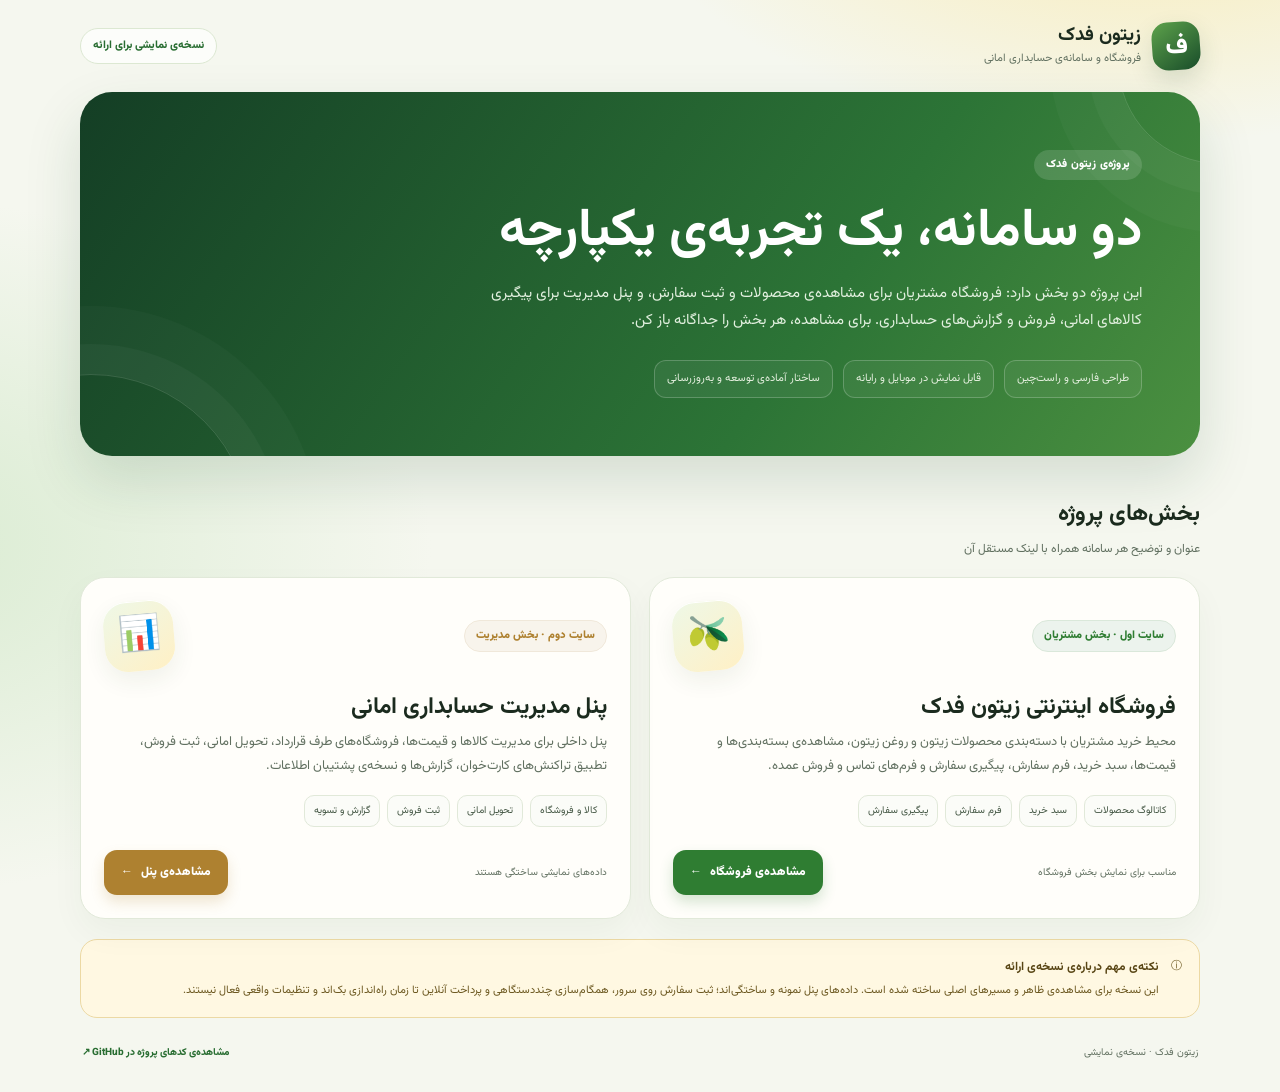
<file: pages/index.html>
<!doctype html>
<html lang="fa" dir="rtl">
<head>
  <meta charset="utf-8">
  <meta name="viewport" content="width=device-width,initial-scale=1,viewport-fit=cover">
  <meta name="color-scheme" content="light">
  <meta name="theme-color" content="#173d27">
  <title>زیتون فدک | نمایش دو سامانه</title>
  <meta name="description" content="نمایش پروژه زیتون فدک شامل فروشگاه اینترنتی محصولات زیتون و پنل مدیریت حسابداری امانی فروشگاه‌ها.">
  <link rel="preconnect" href="https://fonts.googleapis.com">
  <link rel="preconnect" href="https://fonts.gstatic.com" crossorigin>
  <link href="https://fonts.googleapis.com/css2?family=Vazirmatn:wght@400;500;600;700;800;900&display=swap" rel="stylesheet">
  <style>
    :root{--ink:#1b2b1e;--muted:#617060;--green:#286d31;--deep:#163f25;--line:#e1e9d9;--paper:#fffefa;--gold:#f4c34e}
    *{box-sizing:border-box}
    html{scroll-behavior:smooth}
    body{margin:0;min-height:100vh;color:var(--ink);font-family:"Vazirmatn",Tahoma,"Segoe UI",Arial,sans-serif;line-height:1.8;background:radial-gradient(800px 450px at 90% -15%,#f9e9aa 0%,transparent 68%),radial-gradient(800px 500px at -10% 50%,#d8ebd0 0%,transparent 70%),#f5f7ef}
    a{color:inherit}
    .wrap{width:min(1120px,calc(100% - 32px));margin:auto}
    .top{display:flex;align-items:center;justify-content:space-between;gap:15px;padding:22px 0}
    .brand{display:flex;align-items:center;gap:11px;text-decoration:none}
    .mark{height:48px;width:48px;display:grid;place-items:center;color:white;font-size:25px;font-weight:900;border-radius:16px;background:linear-gradient(145deg,#5da24b,#194d2a);box-shadow:0 10px 24px #214b2c25;transform:rotate(-4deg)}
    .brand b{display:block;font-size:19px;line-height:1.4}.brand small{display:block;color:var(--muted);font-size:11px}
    .pill{border:1px solid #dce8d2;border-radius:999px;padding:7px 12px;font-size:11px;color:var(--green);background:#ffffffbb;font-weight:800}
    .hero{position:relative;overflow:hidden;color:white;background:linear-gradient(125deg,#143e25,#2c7436 65%,#4b9040);border-radius:32px;padding:clamp(25px,5vw,58px);box-shadow:0 25px 55px #174a2b25}
    .hero:before,.hero:after{content:"";position:absolute;border:1px solid #ffffff24;border-radius:50%;width:320px;height:320px;left:-150px;bottom:-240px;box-shadow:0 0 0 30px #ffffff08,0 0 0 68px #ffffff06}
    .hero:after{width:200px;height:200px;left:auto;right:-120px;top:-130px;bottom:auto}
    .eyebrow{display:inline-flex;padding:5px 12px;border-radius:999px;background:#ffffff23;font-size:11px;font-weight:900;letter-spacing:.2px}
    h1{font-size:clamp(30px,5.3vw,53px);line-height:1.35;margin:17px 0 12px;max-width:780px}
    .hero p{max-width:690px;font-size:15px;color:#e2f0df;margin:0}
    .herofoot{display:flex;align-items:center;gap:10px;flex-wrap:wrap;margin-top:26px}
    .herofoot span{font-size:11px;color:#e4efde;border:1px solid #ffffff35;border-radius:12px;padding:8px 12px;background:#ffffff0e}
    .sectionhead{display:flex;align-items:end;justify-content:space-between;gap:14px;flex-wrap:wrap;margin:38px 0 17px}
    .sectionhead h2{font-size:23px;margin:0}.sectionhead p{font-size:12px;color:var(--muted);margin:3px 0 0}
    .cards{display:grid;grid-template-columns:repeat(2,minmax(0,1fr));gap:18px}
    .card{--accent:#2f7d32;position:relative;display:flex;flex-direction:column;min-height:340px;padding:23px;border-radius:25px;background:var(--paper);border:1px solid var(--line);box-shadow:0 14px 34px #1c47210b;overflow:hidden;transition:transform .18s,box-shadow .18s,border-color .18s}
    .card:hover{transform:translateY(-4px);box-shadow:0 22px 45px #1c472116;border-color:#bcd5b0}
    .card.panel{--accent:#ae8130}
    .cardtop{display:flex;align-items:center;justify-content:space-between;gap:12px}
    .num{font-size:11px;font-weight:900;color:var(--accent);background:color-mix(in srgb,var(--accent) 9%,white);border:1px solid color-mix(in srgb,var(--accent) 18%,white);padding:5px 11px;border-radius:999px}
    .orb{width:70px;height:70px;display:grid;place-items:center;border-radius:23px;font-size:34px;background:linear-gradient(145deg,#eef8e7,#fff0c5);box-shadow:inset 0 1px #fff,0 9px 23px #254c2012;transform:rotate(-5deg)}
    .card h3{font-size:23px;line-height:1.4;margin:20px 0 8px}
    .desc{font-size:13px;color:var(--muted);margin:0;max-width:480px}
    .features{display:flex;gap:7px;flex-wrap:wrap;margin-top:17px}
    .features span{padding:6px 9px;border-radius:10px;border:1px solid var(--line);background:#fbfcf8;font-size:10px;color:#445744}
    .cardbottom{display:flex;align-items:center;justify-content:space-between;gap:12px;margin-top:auto;padding-top:23px}
    .cardbottom small{font-size:10px;color:var(--muted)}
    .button{display:inline-flex;align-items:center;justify-content:center;gap:8px;min-height:45px;padding:0 17px;text-decoration:none;border-radius:13px;background:var(--accent);color:white;font-size:12px;font-weight:900;box-shadow:0 7px 14px color-mix(in srgb,var(--accent) 20%,transparent);white-space:nowrap}
    .button:hover{filter:brightness(1.06)}
    .notice{display:flex;gap:12px;align-items:flex-start;padding:17px;border:1px solid #ecd9a4;background:#fff8e2;border-radius:17px;margin-top:20px;color:#6b571f;font-size:11px}
    .notice b{display:block;font-size:12px;margin-bottom:2px;color:#584514}
    footer{display:flex;justify-content:space-between;gap:12px;flex-wrap:wrap;padding:26px 2px 30px;font-size:10px;color:var(--muted)}
    footer a{text-decoration:none;color:var(--green);font-weight:800}
    @media(max-width:700px){.cards{grid-template-columns:1fr}.card{min-height:0}.hero{border-radius:23px}.hero p{font-size:13px}.sectionhead h2{font-size:20px}.top{align-items:flex-start}.pill{max-width:48%;text-align:center}}
    @media(prefers-reduced-motion:reduce){html{scroll-behavior:auto}.card,.button{transition:none}}
  </style>
</head>
<body>
  <div class="wrap">
    <header class="top">
      <a class="brand" href="./" aria-label="صفحه اصلی زیتون فدک">
        <span class="mark" aria-hidden="true">ف</span>
        <span><b>زیتون فدک</b><small>فروشگاه و سامانه‌ی حسابداری امانی</small></span>
      </a>
      <span class="pill">نسخه‌ی نمایشی برای ارائه</span>
    </header>

    <main>
      <section class="hero">
        <span class="eyebrow">پروژه‌ی زیتون فدک</span>
        <h1>دو سامانه، یک تجربه‌ی یکپارچه</h1>
        <p>این پروژه دو بخش دارد: فروشگاه مشتریان برای مشاهده‌ی محصولات و ثبت سفارش، و پنل مدیریت برای پیگیری کالاهای امانی، فروش و گزارش‌های حسابداری. برای مشاهده، هر بخش را جداگانه باز کن.</p>
        <div class="herofoot">
          <span>طراحی فارسی و راست‌چین</span>
          <span>قابل نمایش در موبایل و رایانه</span>
          <span>ساختار آماده‌ی توسعه و به‌روزرسانی</span>
        </div>
      </section>

      <div class="sectionhead">
        <div><h2>بخش‌های پروژه</h2><p>عنوان و توضیح هر سامانه همراه با لینک مستقل آن</p></div>
      </div>

      <section class="cards" aria-label="دو سامانه‌ی زیتون فدک">
        <article class="card">
          <div class="cardtop"><span class="num">سایت اول · بخش مشتریان</span><span class="orb" aria-hidden="true">🫒</span></div>
          <h3>فروشگاه اینترنتی زیتون فدک</h3>
          <p class="desc">محیط خرید مشتریان با دسته‌بندی محصولات زیتون و روغن زیتون، مشاهده‌ی بسته‌بندی‌ها و قیمت‌ها، سبد خرید، فرم سفارش، پیگیری سفارش و فرم‌های تماس و فروش عمده.</p>
          <div class="features"><span>کاتالوگ محصولات</span><span>سبد خرید</span><span>فرم سفارش</span><span>پیگیری سفارش</span></div>
          <div class="cardbottom"><small>مناسب برای نمایش بخش فروشگاه</small><a class="button" href="storefront/">مشاهده‌ی فروشگاه <span aria-hidden="true">←</span></a></div>
        </article>

        <article class="card panel">
          <div class="cardtop"><span class="num">سایت دوم · بخش مدیریت</span><span class="orb" aria-hidden="true">📊</span></div>
          <h3>پنل مدیریت حسابداری امانی</h3>
          <p class="desc">پنل داخلی برای مدیریت کالاها و قیمت‌ها، فروشگاه‌های طرف قرارداد، تحویل امانی، ثبت فروش، تطبیق تراکنش‌های کارت‌خوان، گزارش‌ها و نسخه‌ی پشتیبان اطلاعات.</p>
          <div class="features"><span>کالا و فروشگاه</span><span>تحویل امانی</span><span>ثبت فروش</span><span>گزارش و تسویه</span></div>
          <div class="cardbottom"><small>داده‌های نمایشی ساختگی هستند</small><a class="button" href="panel/">مشاهده‌ی پنل <span aria-hidden="true">←</span></a></div>
        </article>
      </section>

      <aside class="notice">
        <span aria-hidden="true">ⓘ</span>
        <div><b>نکته‌ی مهم درباره‌ی نسخه‌ی ارائه</b>این نسخه برای مشاهده‌ی ظاهر و مسیرهای اصلی ساخته شده است. داده‌های پنل نمونه و ساختگی‌اند؛ ثبت سفارش روی سرور، همگام‌سازی چنددستگاهی و پرداخت آنلاین تا زمان راه‌اندازی بک‌اند و تنظیمات واقعی فعال نیستند.</div>
      </aside>
    </main>

    <footer>
      <span>زیتون فدک · نسخه‌ی نمایشی</span>
      <a href="https://github.com/hosseinasgari898989-dev/zeytoon-fadak-platform">مشاهده‌ی کدهای پروژه در GitHub ↗</a>
    </footer>
  </div>
</body>
</html>
</file>
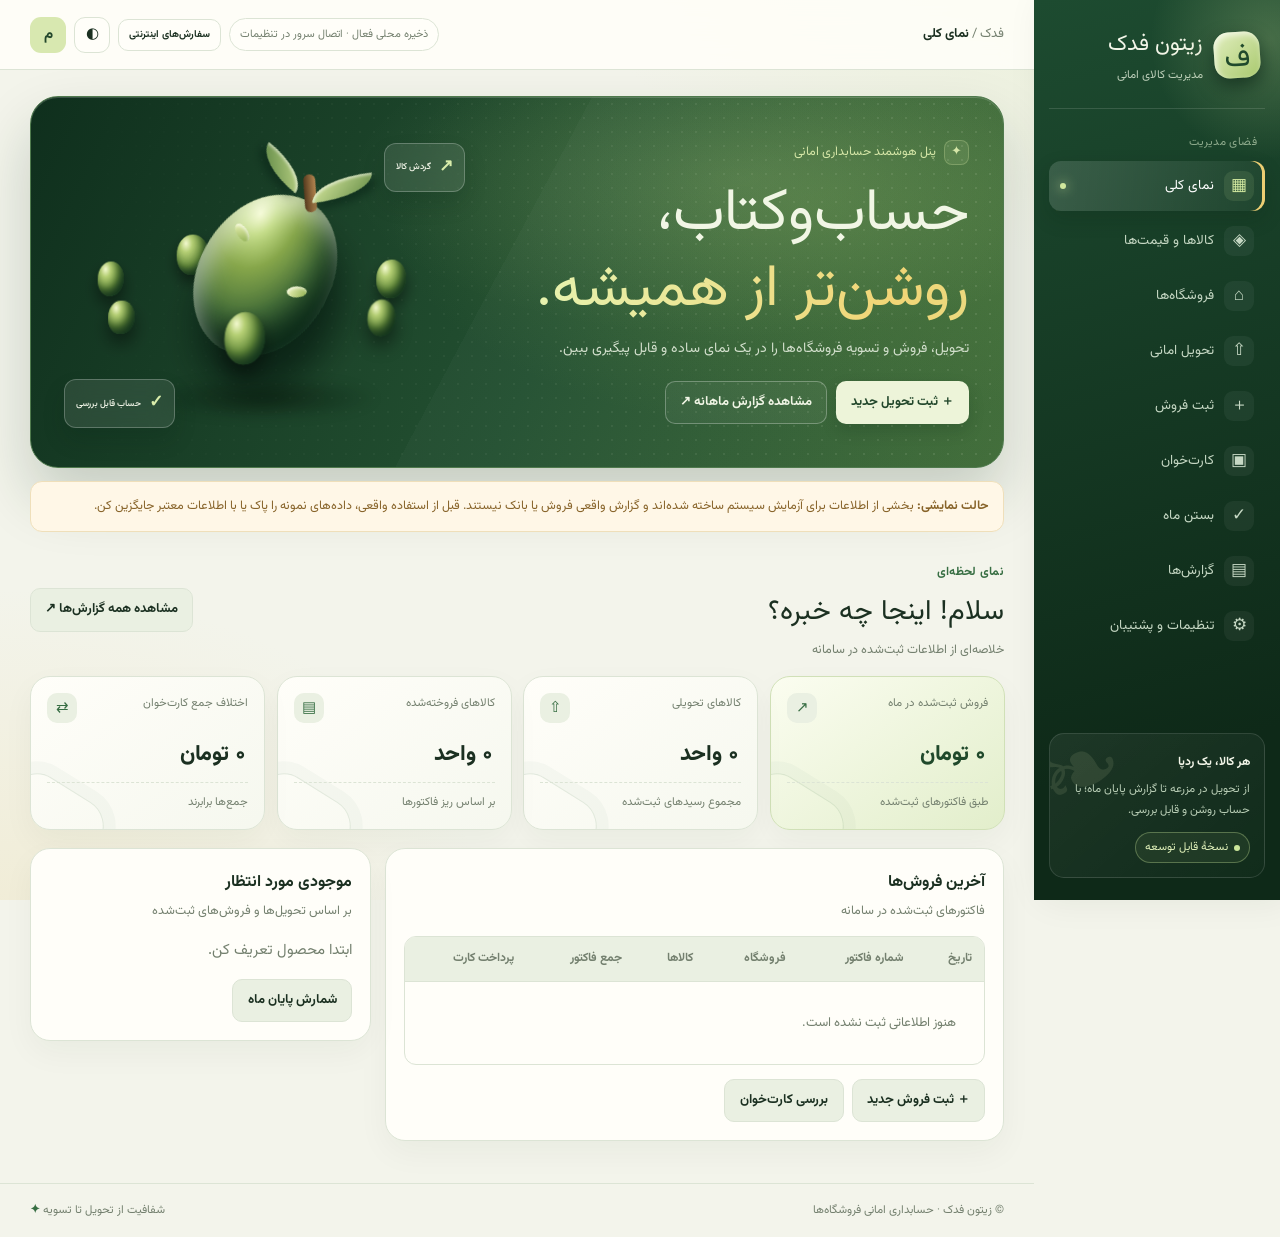
<file: apps/panel/index.html>
<!doctype html>
<html lang="fa" dir="rtl" data-theme="light">
<head>
<meta charset="utf-8"><meta name="viewport" content="width=device-width,initial-scale=1,viewport-fit=cover">
<meta name="theme-color" content="#173d27"><title>زیتون فدک | سامانه مدیریت امانی</title>
<meta name="description" content="پنل مدیریت حسابداری امانی زیتون فدک برای مدیریت کالاها، فروشگاه‌ها، تحویل‌ها، فروش، تطبیق کارت‌خوان و گزارش‌های تسویه.">
<link rel="stylesheet" href="assets/css/panel.css">
</head>
<body>
<div class="app">
<aside class="sidebar"><div class="brand"><div class="brandmark">ف</div><div><strong>زیتون فدک</strong><small>مدیریت کالای امانی</small></div></div><div class="side-label">فضای مدیریت</div><nav class="nav" id="sideNav"></nav><div class="side-bottom"><b>هر کالا، یک ردپا</b><p>از تحویل در مزرعه تا گزارش پایان ماه؛ با حساب روشن و قابل بررسی.</p><span class="env-badge"><i></i> نسخهٔ قابل توسعه</span></div></aside>
<main class="main"><header class="topbar"><div class="crumb">فدک <span> / </span> <b id="crumbTitle">نمای کلی</b></div><div class="top-actions"><span class="local-status">ذخیره محلی فعال · اتصال سرور در تنظیمات</span><a href="orders.html" style="display:inline-flex;align-items:center;justify-content:center;min-height:32px;padding:0 10px;border-radius:10px;border:1px solid var(--line);background:var(--surface);color:var(--text);text-decoration:none;font-size:10px;font-weight:700;white-space:nowrap">سفارش‌های اینترنتی</a><button class="theme-btn" id="themeBtn" title="تغییر پوسته" aria-label="تغییر پوسته">◐</button><div class="user-bubble" title="پنل مدیریت">م</div></div></header><div class="content" id="content"></div><footer class="footer"><span>© زیتون فدک · حسابداری امانی فروشگاه‌ها</span><span>شفافیت از تحویل تا تسویه <b>✦</b></span></footer></main>
</div><nav class="mobile-nav" id="mobileNav"></nav><div id="toast" class="toast hidden" role="status" aria-live="polite"></div>
<input type="file" id="backupInput" accept="application/json,.json" class="hidden"><input type="file" id="csvInput" accept=".csv,text/csv" class="hidden">
<script src="assets/js/panel.js"></script>
<script src="assets/js/panel-effects.js"></script>
</body>
</html>
</file>
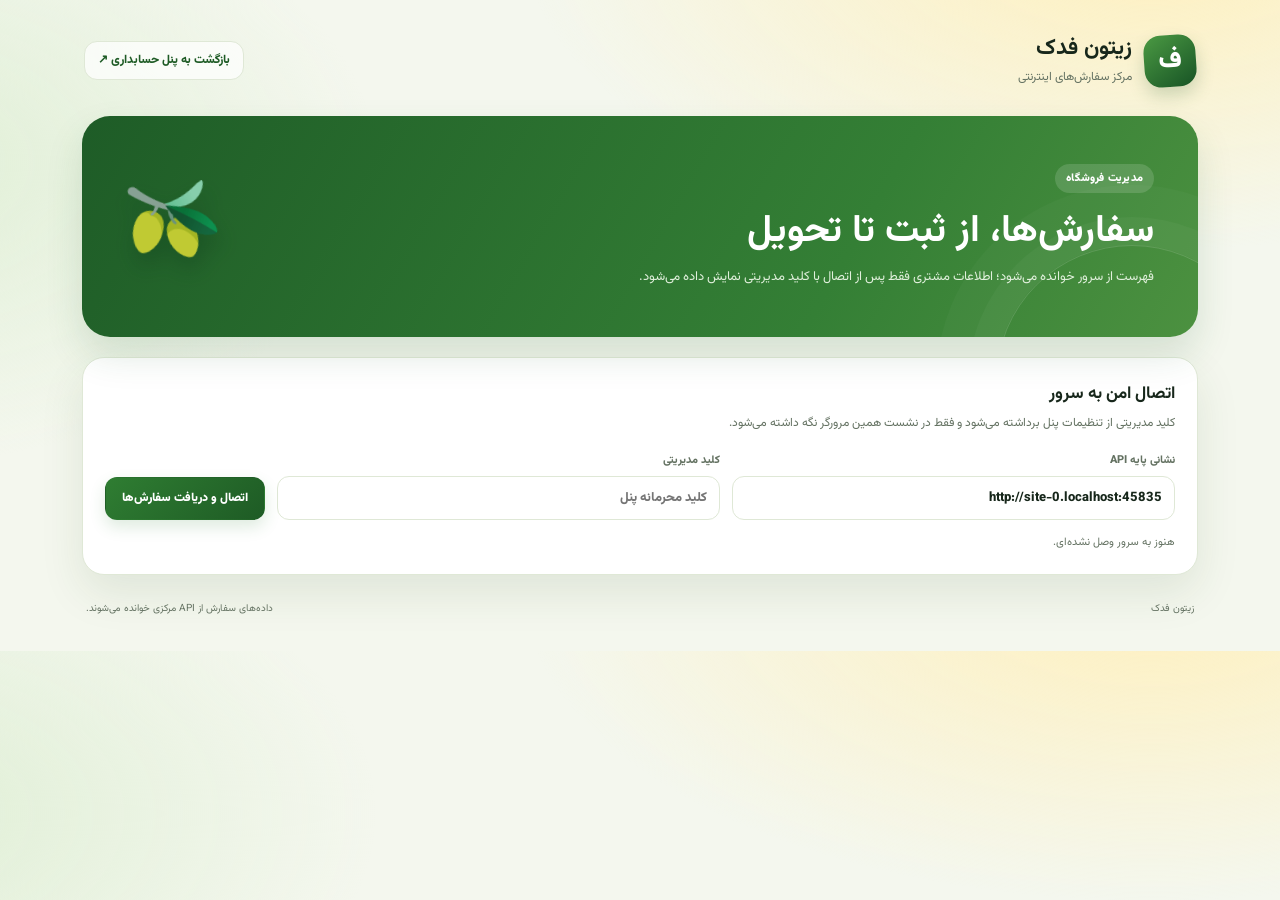
<file: apps/panel/orders.html>
<!doctype html>
<html lang="fa" dir="rtl">
<head>
  <meta charset="utf-8">
  <meta name="viewport" content="width=device-width,initial-scale=1,viewport-fit=cover">
  <meta name="color-scheme" content="light">
  <title>سفارش‌های اینترنتی | زیتون فدک</title>
  <meta name="description" content="مدیریت امن سفارش‌های فروشگاه اینترنتی زیتون فدک">
  <link rel="stylesheet" href="assets/css/orders.css">
</head>
<body>
  <main class="shell">
    <header class="masthead">
      <div class="brand">
        <span class="brand-mark" aria-hidden="true">ف</span>
        <div><h1>زیتون فدک</h1><p>مرکز سفارش‌های اینترنتی</p></div>
      </div>
      <a class="back-link" href="index.html">بازگشت به پنل حسابداری ↗</a>
    </header>

    <section class="intro">
      <div>
        <span class="eyebrow">مدیریت فروشگاه</span>
        <h2>سفارش‌ها، از ثبت تا تحویل</h2>
        <p>فهرست از سرور خوانده می‌شود؛ اطلاعات مشتری فقط پس از اتصال با کلید مدیریتی نمایش داده می‌شود.</p>
      </div>
      <div class="intro-mark" aria-hidden="true">🫒</div>
    </section>

    <section class="connect-card">
      <div class="connect-copy">
        <h3>اتصال امن به سرور</h3>
        <p>کلید مدیریتی از تنظیمات پنل برداشته می‌شود و فقط در نشست همین مرورگر نگه داشته می‌شود.</p>
      </div>
      <form id="connectForm" class="connect-form">
        <label>نشانی پایه API
          <input id="apiBase" inputmode="url" autocomplete="url" placeholder="https://your-domain.example" required>
        </label>
        <label>کلید مدیریتی
          <input id="apiToken" type="password" autocomplete="current-password" placeholder="کلید محرمانه پنل" required>
        </label>
        <button class="btn primary" id="connectButton" type="submit">اتصال و دریافت سفارش‌ها</button>
      </form>
      <p id="connectionStatus" class="status-note" role="status" aria-live="polite">هنوز به سرور وصل نشده‌ای.</p>
    </section>

    <section id="workspace" hidden>
      <div class="metrics" id="metrics"></div>
      <div class="list-head">
        <div><h3>آخرین سفارش‌ها</h3><p id="resultSummary">—</p></div>
        <button class="btn subtle" id="refreshButton" type="button">↻ تازه‌سازی</button>
      </div>
      <div class="filters">
        <label class="search-field">جست‌وجو
          <input id="searchInput" type="search" placeholder="کد، نام مشتری، موبایل یا شهر">
        </label>
        <label>وضعیت
          <select id="statusFilter">
            <option value="all">همه‌ی وضعیت‌ها</option>
            <option value="new">ثبت سفارش</option>
            <option value="confirmed">تأیید سفارش</option>
            <option value="awaiting_payment">در انتظار پرداخت</option>
            <option value="paid">پرداخت‌شده</option>
            <option value="preparing">در حال آماده‌سازی</option>
            <option value="shipped">ارسال‌شده</option>
            <option value="delivered">تحویل‌شده</option>
            <option value="cancelled">لغوشده</option>
          </select>
        </label>
      </div>
      <div id="ordersList" class="orders-grid"></div>
    </section>

    <dialog id="detailDialog" class="detail-dialog">
      <form id="detailForm" class="detail-card">
        <div class="detail-heading">
          <div><span class="eyebrow">جزئیات سفارش</span><h3 id="detailTitle">—</h3></div>
          <button class="close-button" id="closeDialog" type="button" aria-label="بستن">×</button>
        </div>
        <div id="detailContent"></div>
        <div class="status-editor">
          <label>وضعیت سفارش
            <select id="detailStatus">
              <option value="new">ثبت سفارش</option>
              <option value="confirmed">تأیید سفارش</option>
              <option value="awaiting_payment">در انتظار پرداخت</option>
              <option value="paid">پرداخت‌شده</option>
              <option value="preparing">در حال آماده‌سازی</option>
              <option value="shipped">ارسال‌شده</option>
              <option value="delivered">تحویل‌شده</option>
              <option value="cancelled">لغوشده</option>
            </select>
          </label>
          <label>یادداشت وضعیت
            <input id="detailNote" maxlength="500" placeholder="مثلاً تماس انجام شد یا سفارش ارسال شد">
          </label>
          <button class="btn primary" id="saveStatusButton" type="submit">ذخیره وضعیت</button>
        </div>
        <p id="detailStatusMessage" class="status-note" role="status" aria-live="polite"></p>
      </form>
    </dialog>

    <div id="toast" class="toast" role="status" aria-live="polite"></div>
    <footer><span>زیتون فدک</span><span>داده‌های سفارش از API مرکزی خوانده می‌شوند.</span></footer>
  </main>
  <script src="assets/js/orders.js"></script>
</body>
</html>
</file>
<file: apps/panel/assets/css/panel.css>
@import url('https://fonts.googleapis.com/css2?family=Vazirmatn:wght@400;500;600;700;800;900&display=swap');

:root{color-scheme:light;--bg:#f3f4eb;--surface:#fffef9;--surface2:#eaf0e2;--text:#1b3021;--muted:#74806f;--line:#dce4d5;--green:#245234;--green2:#376e43;--lime:#cce39a;--gold:#d8b969;--red:#b94439;--redbg:#fff0ec;--ok:#2f794c;--shadow:0 12px 32px #1939210b;--in:#fbfcf7}
:root[data-theme="dark"]{color-scheme:dark;--bg:#101b14;--surface:#19281e;--surface2:#24372a;--text:#eff5e9;--muted:#a6b6a3;--line:#364b39;--green:#9fca8b;--green2:#b7d69b;--lime:#cce39a;--gold:#e3c879;--red:#ff9f91;--redbg:#3a2421;--ok:#95d5a2;--shadow:0 12px 32px #0002;--in:#17251b}
*{box-sizing:border-box}html,body{margin:0;min-height:100%;background:var(--bg);color:var(--text);font-family:"Vazirmatn",Tahoma,"Segoe UI",sans-serif;font-size:14px;line-height:1.75}body{background-image:radial-gradient(ellipse at 92% 0%,#d8e6bd48 0,transparent 34%)}button,input,select,textarea{font:inherit}button{cursor:pointer}button:focus-visible,input:focus-visible,select:focus-visible,textarea:focus-visible{outline:3px solid #9fbe75;outline-offset:2px}button:disabled{opacity:.5;cursor:not-allowed}a{color:inherit;text-decoration:none}.app{display:flex;min-height:100vh}.sidebar{width:246px;flex:0 0 246px;background:linear-gradient(160deg,#1b472d,#102c1c 80%);color:#f3f6e9;padding:22px 15px;display:flex;flex-direction:column;position:relative;overflow:hidden;z-index:5;box-shadow:8px 0 35px #112c1b12}.brand{display:flex;align-items:center;gap:11px;padding:3px 5px 23px;border-bottom:1px solid #ffffff21}.brandmark{width:46px;height:46px;border-radius:15px;background:linear-gradient(140deg,#e2efbf,#a9c96e);color:#204a2c;display:grid;place-items:center;font-size:27px;font-weight:900;box-shadow:inset 2px 3px 6px #ffffffa6,0 8px 18px #061d1190;transform:rotate(-4deg)}.brand strong{display:block;font-size:17px}.brand small{display:block;color:#bdcfba;font-size:10px}.side-label{font-size:10px;color:#8da98c;margin:23px 8px 8px;letter-spacing:.4px}.nav{display:grid;gap:5px}.nav button{border:0;background:transparent;color:#c6d8c4;border-radius:12px;padding:10px 11px;display:flex;align-items:center;gap:10px;text-align:right;width:100%;font-size:12px;position:relative;transition:.2s}.nav button:hover{background:#ffffff13;color:#fff;transform:translateX(-2px)}.nav button.active{background:linear-gradient(100deg,#ffffff1c,#ffffff08);color:#fff;box-shadow:inset -3px 0 #cbe69a}.nav .icon{width:30px;height:30px;display:grid;place-items:center;border-radius:9px;background:#ffffff0d;font-size:17px;flex:none}.nav button.active .icon{color:#d3eaa0;background:#cbe69a1c}.nav .dot{margin-right:auto;width:6px;height:6px;border-radius:50%;background:#d0e79d;box-shadow:0 0 12px #d0e79d}.side-bottom{margin-top:auto;border:1px solid #ffffff20;border-radius:15px;padding:14px;background:linear-gradient(140deg,#ffffff10,#ffffff04);position:relative;overflow:hidden}.side-bottom:after{content:"❧";position:absolute;left:-8px;top:-44px;font-size:100px;color:#e2efb21b;transform:rotate(-20deg)}.side-bottom b{font-size:12px;position:relative}.side-bottom p{margin:4px 0 12px;font-size:10px;color:#b8cdb5;position:relative}.env-badge{display:inline-flex;gap:6px;align-items:center;border:1px solid #cbe69a54;color:#deefb8;background:#cbe69a11;border-radius:20px;padding:4px 9px;font-size:10px}.env-badge i{display:inline-block;width:6px;height:6px;background:#cbe69a;border-radius:50%}
.main{flex:1;min-width:0;display:flex;flex-direction:column}.topbar{height:70px;display:flex;align-items:center;justify-content:space-between;gap:14px;padding:0 30px;border-bottom:1px solid var(--line);background:color-mix(in srgb,var(--surface) 88%,transparent);backdrop-filter:blur(14px);position:sticky;top:0;z-index:4}.crumb{font-size:12px;color:var(--muted)}.crumb b{color:var(--text);font-weight:700}.top-actions{display:flex;align-items:center;gap:8px}.local-status{font-size:10px;border:1px solid var(--line);border-radius:50px;padding:6px 10px;background:var(--surface);color:var(--muted);white-space:nowrap}.theme-btn,.user-bubble{width:36px;height:36px;display:grid;place-items:center;border:1px solid var(--line);border-radius:11px;background:var(--surface);color:var(--text)}.user-bubble{border:0;background:#d8e8b0;color:#23472b;font-weight:bold}.content{max-width:1600px;width:100%;margin:auto;padding:26px 30px 28px;flex:1}.footer{display:flex;justify-content:space-between;gap:10px;padding:16px 30px;border-top:1px solid var(--line);font-size:10px;color:var(--muted)}.footer b{color:var(--green2)}
.hero{display:flex;align-items:center;justify-content:space-between;gap:20px;min-height:260px;padding:30px 34px;border:1px solid #416843;border-radius:23px;position:relative;isolation:isolate;overflow:hidden;background:linear-gradient(115deg,#153823 0%,#285435 55%,#47703b 100%);color:#f1f6e5;box-shadow:0 23px 45px #16381f20,inset 0 1px #ffffff26}.hero:before{content:"";position:absolute;inset:0;z-index:-1;background:radial-gradient(ellipse at 73% 22%,#d3e9a826,transparent 39%),linear-gradient(118deg,transparent 48%,#ffffff06 48%)}.hero:after{content:"";position:absolute;inset:0;z-index:-1;opacity:.11;background-image:radial-gradient(#f2f8e1 1px,transparent 1px);background-size:14px 14px;mask-image:linear-gradient(90deg,transparent,#000)}.hero-copy{max-width:620px;z-index:1}.eyebrow{font-size:11px;color:#d5e6a7;display:flex;align-items:center;gap:8px;margin-bottom:12px}.eyebrow span{display:grid;place-items:center;width:25px;height:25px;border:1px solid #d5e6a747;background:#d5e6a71b;border-radius:8px}.hero h1{font-size:clamp(28px,3vw,42px);line-height:1.42;margin:0;letter-spacing:-.9px}.hero h1 em{font-style:normal;color:#d4e99c}.hero p{font-size:12px;color:#d2dfcc;margin:7px 0 19px}.hero-actions{display:flex;gap:9px;flex-wrap:wrap}.hero-art{width:285px;height:210px;flex:none;position:relative;perspective:800px}.orbit{position:absolute;border:1px solid #d7e7aa65;border-radius:50%;width:248px;height:130px;left:20px;top:43px;transform:rotate(-25deg)}.orbit.o2{width:190px;height:190px;left:50px;top:12px;transform:rotate(38deg);border-color:#f6eccb32}.olive{position:absolute;width:116px;height:144px;left:90px;top:30px;border-radius:55% 45% 54% 46%;background:radial-gradient(ellipse at 27% 18%,#e7f3bc 0,#bad37e 11%,#819e47 29%,#436b33 54%,#1b422b 79%,#0c291a 100%);transform:rotate(29deg) rotateY(-18deg);box-shadow:inset 10px 12px 18px #fff8,inset -13px -16px 23px #092515c7,14px 25px 27px #071f16a1;animation:floatOlive 5s ease-in-out infinite}.olive:before{content:"";position:absolute;width:12px;height:37px;left:61px;top:-25px;border-radius:8px;background:linear-gradient(90deg,#51381e,#a57b47);transform:rotate(-31deg)}.olive:after{content:"";position:absolute;width:51px;height:22px;border-radius:100% 0 100% 0;background:linear-gradient(135deg,#d7e9a0,#638644);top:-31px;left:61px;transform:rotate(-23deg);box-shadow:inset 1px 2px 3px #ffffff83,3px 5px 7px #0a2719a8}.olive .fruit{position:absolute;width:17px;height:10px;border-radius:50%;background:linear-gradient(120deg,#eff5b6,#8cad4d);box-shadow:inset 1px 2px 3px #fff9}.olive .f1{left:17px;top:45px;transform:rotate(33deg)}.olive .f2{right:18px;top:76px;transform:rotate(-25deg)}.olive .f3{left:51px;bottom:20px;transform:rotate(13deg)}.glass-chip{position:absolute;z-index:2;display:flex;align-items:center;gap:8px;padding:8px 11px;border:1px solid #ffffff3d;border-radius:12px;background:#ffffff18;backdrop-filter:blur(12px);box-shadow:0 12px 22px #071f1628;color:#d9edab;font-weight:bold;font-size:16px}.glass-chip small{font-size:9px;color:#f3f6e9;font-weight:500}.chip-a{right:0;top:16px}.chip-b{bottom:9px;left:-1px}@keyframes floatOlive{0%,100%{translate:0 0}50%{translate:0 -8px}}
.btn{display:inline-flex;align-items:center;justify-content:center;gap:6px;min-height:39px;padding:9px 14px;border-radius:10px;border:1px solid transparent;background:linear-gradient(140deg,#2d603a,#214a2d);color:#fff;font-size:11px;font-weight:700;transition:transform .18s,box-shadow .18s}.btn:hover{transform:translateY(-2px);box-shadow:0 8px 18px #18391f20}.btn.light{background:#edf4d9;color:#22472b;box-shadow:0 7px 15px #0a21132b}.btn.ghost-light{background:#ffffff0c;color:#f0f5e5;border-color:#ffffff48}.btn.soft{background:var(--surface2);border-color:var(--line);color:var(--text)}.btn.danger{background:var(--redbg);color:var(--red);border-color:var(--line)}.btn.small{min-height:30px;padding:5px 9px;font-size:10px}.section-head{display:flex;justify-content:space-between;align-items:center;gap:12px;margin:26px 0 14px}.section-head h2{font-size:20px;margin:2px 0;letter-spacing:-.5px}.section-head p{margin:0;color:var(--muted);font-size:11px}.kicker{font-size:10px;font-weight:800;letter-spacing:.3px;color:var(--green2)}.dark .kicker{color:#bad79e}.kpis{display:grid;grid-template-columns:repeat(4,minmax(0,1fr));gap:12px;margin-bottom:18px}.kpi{padding:16px;border:1px solid var(--line);border-radius:16px;background:linear-gradient(145deg,var(--surface),color-mix(in srgb,var(--surface2) 45%,var(--surface)));box-shadow:var(--shadow);position:relative;overflow:hidden;min-width:0;transition:transform .2s,box-shadow .2s}.kpi:hover{transform:translateY(-3px) rotateX(1deg);box-shadow:0 17px 32px #18371b16}.kpi:after{content:"";position:absolute;bottom:-55px;left:-38px;width:100px;height:100px;border:1px solid color-mix(in srgb,var(--green2) 13%,transparent);border-radius:28px;transform:rotate(32deg);box-shadow:0 0 0 12px color-mix(in srgb,var(--green2) 3%,transparent)}.kpi.highlight{background:linear-gradient(145deg,#f7fae9,#e6f0d4);color:#20492b;border-color:#d0e0b7}.kpi.alert{border-color:#edd8b4;background:linear-gradient(145deg,var(--surface),#fff3dc)}.kpi-top{display:flex;justify-content:space-between;gap:8px;color:var(--muted);font-size:10px;position:relative;z-index:1}.kpi-top i{display:grid;place-items:center;width:30px;height:30px;border-radius:10px;background:var(--surface2);color:var(--green2);font-style:normal;font-size:15px}.kpi strong{font-size:clamp(15px,1.7vw,23px);display:block;margin:13px 0 7px;overflow-wrap:anywhere;position:relative;z-index:1;letter-spacing:-.4px}.kpi strong small{font-size:10px;margin-right:4px;color:var(--muted);font-weight:500}.kpi-foot{border-top:1px dashed var(--line);padding-top:9px;color:var(--muted);font-size:10px;position:relative;z-index:1}.cols{display:grid;grid-template-columns:minmax(0,1.45fr) minmax(270px,.8fr);gap:14px;align-items:start}.panel{background:var(--surface);border:1px solid var(--line);border-radius:18px;padding:18px;margin-bottom:14px;min-width:0;box-shadow:var(--shadow)}.panel-head{display:flex;justify-content:space-between;align-items:center;gap:10px;margin-bottom:14px}.panel-head h3{font-size:14px;margin:2px 0}.panel-head p{font-size:10px;color:var(--muted);margin:0}.text-button{background:transparent;border:0;color:var(--green2);font-size:11px;font-weight:700}.dark .text-button{color:#bfdca5}.stock-item{display:flex;align-items:center;gap:10px;margin:15px 0}.stock-icon{width:36px;height:36px;display:grid;place-items:center;border-radius:11px;background:var(--surface2);border:1px solid var(--line);color:var(--green2);font-size:18px;flex:none}.stock-info{flex:1;min-width:0}.stock-info-top{display:flex;justify-content:space-between;gap:8px;font-size:10px}.stock-info-top b{font-size:11px;white-space:normal}.stock-info-top span{white-space:nowrap;color:var(--muted)}.bar{height:6px;background:var(--surface2);border-radius:20px;overflow:hidden;margin-top:7px}.bar span{height:100%;display:block;border-radius:20px;background:linear-gradient(90deg,#78964a,#c5df8b)}
.table-wrap{width:100%;overflow:auto;border:1px solid var(--line);border-radius:12px;-webkit-overflow-scrolling:touch}.data-table{border-collapse:collapse;width:100%;font-size:11px;white-space:nowrap}.data-table th,.data-table td{text-align:right;padding:11px 12px;border-bottom:1px solid var(--line)}.data-table th{background:var(--surface2);color:var(--muted);font-weight:700}.data-table tbody tr:last-child td{border-bottom:0}.data-table tbody tr:hover{background:color-mix(in srgb,var(--surface2) 45%,transparent)}.empty{padding:28px!important;text-align:center;color:var(--muted);white-space:normal!important;line-height:2}.muted{color:var(--muted)}.badge{display:inline-flex;align-items:center;gap:5px;padding:3px 8px;border-radius:30px;background:var(--surface2);color:var(--muted);font-size:10px;font-weight:700}.badge.ok{background:#e5f2e5;color:#317448}.badge.warn{background:#fff0d9;color:#956322}.badge.bad{background:var(--redbg);color:var(--red)}.notice{border:1px solid #d5e5c5;background:#f0f6e6;color:#405a34;border-radius:12px;padding:12px 14px;font-size:11px;line-height:2;margin:13px 0}.notice.warn{border-color:#efdfba;background:#fff7e7;color:#88642a}.dark .notice{background:#203524;color:#c9e4b8;border-color:#35553a}.dark .notice.warn{background:#382f20;color:#f0d89d;border-color:#5b4d2f}.form-grid{display:grid;grid-template-columns:repeat(2,minmax(0,1fr));gap:13px;margin:14px 0}.field{display:flex;flex-direction:column;gap:6px;min-width:0}.field.full{grid-column:1/-1}.field label,.field>span{font-size:11px;font-weight:700}.field input,.field select,.field textarea,.form-control{width:100%;min-width:0;background:var(--in);border:1px solid var(--line);border-radius:10px;padding:10px 11px;color:var(--text);font-size:12px}.field input:focus,.field select:focus,.field textarea:focus{border-color:#88a965;box-shadow:0 0 0 3px #90b46720;outline:0}.field textarea{min-height:84px;resize:vertical}.form-actions{display:flex;gap:8px;flex-wrap:wrap;margin-top:14px}.form-actions .btn{min-width:120px}.inline-form{display:flex;gap:8px;flex-wrap:wrap;margin:12px 0 16px}.inline-form input{flex:1;min-width:160px;background:var(--in);border:1px solid var(--line);border-radius:10px;padding:10px 12px;color:var(--text)}.metric-row{display:grid;grid-template-columns:repeat(3,minmax(0,1fr));gap:10px;margin-bottom:13px}.metric{background:var(--surface2);border:1px solid var(--line);border-radius:12px;padding:12px;min-width:0}.metric small{display:block;font-size:10px;color:var(--muted)}.metric b{display:block;margin-top:5px;font-size:15px;overflow-wrap:anywhere}.store-grid,.settings-grid{display:grid;grid-template-columns:repeat(2,minmax(0,1fr));gap:12px}.store-card,.settings-card{border:1px solid var(--line);border-radius:15px;padding:15px;background:var(--surface2)}.store-card-head{display:flex;align-items:start;gap:11px}.store-avatar{width:40px;height:40px;display:grid;place-items:center;border-radius:13px;background:linear-gradient(140deg,#e0edbd,#bed68d);color:#285133;font-size:20px;flex:none}.store-card h3,.settings-card h3{margin:0;font-size:13px}.store-card p,.settings-card p{margin:3px 0 10px;color:var(--muted);font-size:10px}.store-stats{display:grid;grid-template-columns:1fr 1fr;gap:8px;border-top:1px dashed var(--line);padding-top:11px;margin-top:12px}.store-stats small{display:block;color:var(--muted);font-size:10px}.store-stats b{display:block;font-size:12px}.sale-line{border:1px solid var(--line);background:var(--surface2);border-radius:12px;padding:12px;margin:9px 0}.sale-line-top{display:flex;justify-content:space-between;align-items:center;margin-bottom:8px;font-size:11px;font-weight:700}.sale-line-grid{display:grid;grid-template-columns:minmax(160px,2fr) 1fr 1fr;gap:9px;align-items:end}.sale-line-grid label{font-size:10px;color:var(--muted);display:grid;gap:5px}.sale-line-grid input,.sale-line-grid select{width:100%;min-width:0;padding:9px;border:1px solid var(--line);border-radius:9px;background:var(--in);color:var(--text)}.line-total{font-size:11px;font-weight:800;color:var(--green2);margin-top:8px;text-align:left}.total-strip{display:flex;justify-content:space-between;align-items:center;background:var(--surface2);border:1px solid var(--line);padding:13px 15px;border-radius:12px;margin-top:13px}.total-strip strong{font-size:18px;color:var(--green2)}.match-card{display:flex;align-items:center;gap:12px;padding:17px;border-radius:14px;margin:13px 0;border:1px solid var(--line)}.match-card .match-icon{width:40px;height:40px;display:grid;place-items:center;border-radius:12px;font-size:19px;font-weight:900;flex:none}.match-card h3{font-size:13px;margin:0}.match-card p{margin:2px 0;font-size:20px;font-weight:800}.match-card small{font-size:10px}.match-card.good{background:#eaf6e9;color:#2d6e3a;border-color:#d0e5ce}.match-card.good .match-icon{background:#d2e9d0}.match-card.bad{background:#fff2e1;color:#8b5b23;border-color:#efdbbc}.match-card.bad .match-icon{background:#f3dfc1}.settings-icon{width:39px;height:39px;border-radius:12px;background:var(--surface);border:1px solid var(--line);display:grid;place-items:center;font-size:19px;color:var(--green2);margin-bottom:10px}.settings-card .btn{margin-top:3px}.toast{position:fixed;z-index:20;left:18px;bottom:18px;max-width:min(420px,calc(100vw - 36px));border:1px solid #426d44;background:#173d27;color:#f7f8ee;border-radius:12px;padding:12px 16px;box-shadow:0 14px 35px #0002;font-size:12px}.mobile-nav{display:none}.hidden{display:none!important}.red-text{color:var(--red)!important}.green-text{color:var(--ok)!important}
@media(max-width:1120px){.sidebar{width:218px;flex-basis:218px}.content{padding:23px}.topbar{padding:0 23px}.hero{padding:25px}.hero-art{width:245px;scale:.87;transform-origin:center right}.kpis{grid-template-columns:repeat(2,minmax(0,1fr))}}
@media(max-width:800px){.sidebar{width:190px;flex-basis:190px;padding:18px 10px}.nav button{gap:7px}.hero-art{width:210px;scale:.75;margin-left:-20px}.hero{min-height:245px;padding:22px}.hero h1{font-size:30px}.cols{grid-template-columns:1fr}.stock-panel{display:grid;grid-template-columns:repeat(2,minmax(0,1fr));gap:0 12px}.stock-panel .panel-head{grid-column:1/-1}}
@media(max-width:620px){.app{display:block;padding-bottom:68px}.sidebar{display:none}.topbar{height:58px;padding:0 12px}.topbar .crumb{font-size:10px}.top-actions{gap:6px}.local-status{font-size:9px;padding:5px 7px}.theme-btn,.user-bubble{width:32px;height:32px;border-radius:9px}.content{padding:12px 10px 22px}.hero{display:block;padding:19px 16px;border-radius:19px;min-height:0}.hero h1{font-size:29px}.hero p{font-size:10px;max-width:290px}.hero-actions{gap:7px}.hero .btn{font-size:10px;padding:9px 10px}.hero-art{width:100%;max-width:290px;height:135px;scale:.72;transform-origin:center;margin:1px auto -5px}.hero-art .olive{top:0}.section-head{margin:20px 1px 12px;align-items:flex-start}.section-head h2{font-size:17px}.section-head p{font-size:10px}.section-head .btn{font-size:9px;padding:8px}.kpis{gap:8px}.kpi{padding:11px;border-radius:13px}.kpi-top{font-size:9px}.kpi-top i{width:25px;height:25px}.kpi strong{font-size:clamp(14px,4.1vw,19px);margin:10px 0 6px}.kpi-foot{font-size:9px;padding-top:7px}.panel{padding:12px;border-radius:14px;margin-bottom:10px}.panel-head h3{font-size:12px}.panel-head p{font-size:9px}.data-table{font-size:10px}.data-table th,.data-table td{padding:9px 10px}.stock-panel{display:block}.form-grid{grid-template-columns:1fr;gap:10px}.field.full{grid-column:auto}.field input,.field select,.field textarea{font-size:16px;min-height:43px}.form-actions .btn{flex:1 1 100%;width:100%}.inline-form{flex-direction:column}.inline-form input,.inline-form .btn{width:100%;min-width:0}.store-grid,.settings-grid{grid-template-columns:1fr}.sale-line-grid{grid-template-columns:1fr 1fr}.sale-line-grid label:first-child{grid-column:1/-1}.metric-row{grid-template-columns:1fr 1fr}.metric:last-child:nth-child(odd){grid-column:1/-1}.footer{padding:12px 10px;font-size:9px;flex-wrap:wrap}.mobile-nav{position:fixed;bottom:0;left:0;right:0;z-index:8;display:flex;justify-content:space-around;gap:2px;padding:5px 3px calc(5px + env(safe-area-inset-bottom));height:67px;background:color-mix(in srgb,var(--surface) 94%,transparent);border-top:1px solid var(--line);backdrop-filter:blur(15px)}.mobile-nav button{flex:1;min-width:0;display:flex;flex-direction:column;align-items:center;justify-content:center;gap:2px;border:0;border-radius:9px;background:transparent;color:var(--muted);font-size:8px;padding:3px 0}.mobile-nav button span{font-size:18px;line-height:1.25}.mobile-nav button.active{color:var(--green2);background:var(--surface2);font-weight:bold}.toast{left:9px;right:9px;bottom:75px;max-width:none}.match-card{padding:13px}.match-card p{font-size:17px}}
@media(prefers-reduced-motion:reduce){*,*:before,*:after{animation:none!important;transition:none!important;scroll-behavior:auto!important}}

/* ===== Upgrade layer: fonts, 3D, motion, dark fixes ===== */
:root{--display:"Vazirmatn",Georgia,Tahoma,serif;--ui:"Vazirmatn",Tahoma,"Segoe UI",Arial,sans-serif;--gold2:#ecce73}
html,body{font-family:var(--ui);font-size:15px;line-height:1.8}
button,input,select,textarea{font-family:var(--ui)}
body{background-image:radial-gradient(1100px 600px at 95% -10%,#cfe3a355,transparent 60%),radial-gradient(800px 520px at 0% 100%,#ead9a244,transparent 60%);background-attachment:fixed}
:root[data-theme="dark"] body{background-image:radial-gradient(1000px 600px at 95% -10%,#2f4a2e55,transparent 60%),radial-gradient(800px 520px at 0% 100%,#4a3f1e30,transparent 60%)}
::selection{background:#cce39a;color:#16301f}
::-webkit-scrollbar{width:10px;height:10px}::-webkit-scrollbar-thumb{background:color-mix(in srgb,var(--green2) 35%,transparent);border-radius:10px;border:2px solid transparent;background-clip:padding-box}
code{font-family:ui-monospace,Menlo,monospace;direction:ltr;display:inline-block;background:var(--surface2);padding:0 7px;border-radius:6px}
html.theming *{transition:background-color .45s,color .45s,border-color .45s!important}
/* readable sizes */
.btn{font-size:13px;min-height:42px;position:relative;overflow:hidden}.btn.small{font-size:12px;min-height:32px}
.btn:not(.soft):not(.danger):not(.light):not(.ghost-light){background:linear-gradient(135deg,#34703f,#1f4a2c);box-shadow:0 6px 16px #1c46281f,inset 0 1px #ffffff2e}
.btn:after{content:"";position:absolute;top:0;bottom:0;width:40%;left:-60%;background:linear-gradient(100deg,transparent,#ffffff40,transparent);transform:skewX(-20deg);transition:left .6s}
.btn:hover:after{left:130%}.btn:active{transform:translateY(0) scale(.97)}
.data-table{font-size:13px}.data-table th{font-size:12px}.field label,.field>span{font-size:12.5px}
.field input,.field select,.field textarea,.form-control{font-size:13.5px;transition:border-color .2s,box-shadow .2s,background .2s}
.badge{font-size:11.5px}.kpi-top,.kpi-foot{font-size:11.5px}.panel-head p,.section-head p,.notice,.metric small{font-size:12.5px}
.panel-head h3{font-size:16px;font-weight:700}.store-card h3,.settings-card h3{font-size:15px}.store-card p,.settings-card p,.store-stats small{font-size:12px}
.nav button{font-size:13.5px}.side-label,.side-bottom p,.env-badge,.brand small{font-size:11.5px}.stock-info-top{font-size:12px}.stock-info-top b{font-size:13px}
.crumb{font-size:13px}.local-status{font-size:11px}.footer{font-size:11.5px}.sale-line-grid label{font-size:11.5px}.eyebrow{font-size:12.5px}.text-button{font-size:12.5px}
.kicker{font-size:12px;font-weight:700}.metric b{font-size:16px}
/* display type */
.hero h1{font-family:var(--display);font-weight:400;font-size:clamp(36px,4.6vw,64px);line-height:1.3;letter-spacing:0}
.hero h1 em{background:linear-gradient(100deg,#e6f3b0,#f1d576,#d4e99c,#f1d576);background-size:250% 100%;-webkit-background-clip:text;background-clip:text;color:transparent;animation:shimmer 6s linear infinite}
.hero p{font-size:14px;max-width:460px}
.section-head h2{font-family:var(--display);font-weight:400;font-size:28px;letter-spacing:0}
.kpi strong{font-weight:800;font-variant-numeric:tabular-nums}.brand strong{font-family:var(--display);font-weight:400;font-size:22px}
.brandmark{font-family:var(--display);font-weight:400;font-size:30px;animation:sway 6s ease-in-out infinite}
/* sidebar */
.sidebar{position:sticky;top:0;height:100vh;align-self:flex-start;overflow-y:auto;background:linear-gradient(165deg,#1d4b30,#0e2918 82%)}
.sidebar:before{content:"";position:absolute;width:260px;height:260px;right:-120px;top:-90px;border-radius:50%;background:radial-gradient(circle,#cce39a40,transparent 65%);animation:aurora 9s ease-in-out infinite;pointer-events:none}
.nav button.active{background:linear-gradient(100deg,#ffffff24,#ffffff08);box-shadow:inset -3px 0 var(--gold2),0 8px 20px #0a1f1230}
.nav button:hover .icon{transform:translateZ(0) rotate(-8deg) scale(1.1)}.nav .icon{transition:transform .25s}
/* hero 3D */
.hero{min-height:340px;border-radius:28px;border-color:#4f7a4d;background:radial-gradient(600px 320px at 80% 30%,#6f9a4555,transparent 70%),linear-gradient(115deg,#0f2f1d 0%,#235031 55%,#3f6c37 100%);box-shadow:0 30px 60px #11331c33,inset 0 1px #ffffff2e}
.hero-art.scene{width:400px;height:310px;perspective:900px;scale:1}
.stage{position:absolute;inset:0;transform-style:preserve-3d;transform:rotateX(calc(var(--rx,0)*1deg)) rotateY(calc(var(--ry,0)*1deg));transition:transform .3s ease-out}
.floor{position:absolute;left:50%;top:80%;width:230px;height:46px;margin-left:-115px;border-radius:50%;background:radial-gradient(ellipse,#02100680,transparent 70%);filter:blur(5px)}
.ring{position:absolute;left:50%;top:52%;width:0;height:0;transform-style:preserve-3d;transform:rotateX(-16deg)}
.spin{position:absolute;left:0;top:0;transform-style:preserve-3d;animation:spin 26s linear infinite}
.slot{position:absolute;left:0;top:0;transform-style:preserve-3d;transform:rotateY(var(--a)) translateZ(150px)}
.cnt{transform-style:preserve-3d;transform:rotateY(calc(var(--a)*-1)) rotateX(16deg)}
.bead{display:block;position:absolute;width:calc(34px*var(--s));height:calc(44px*var(--s));margin:calc(-22px*var(--s)) 0 0 calc(-17px*var(--s));border-radius:52% 48% 54% 46%;background:radial-gradient(ellipse at 30% 22%,#f3f9cf,#b5cf74 20%,#668d3c 52%,#1d4b2b 84%,#0b2616);box-shadow:inset -4px -6px 9px #0a2514b0,0 9px 16px #0007;animation:spinr 26s linear infinite}
.big{position:absolute;left:50%;top:50%;width:132px;height:170px;margin:-92px 0 0 -66px;border-radius:55% 45% 54% 46%;background:radial-gradient(ellipse at 28% 18%,#f1f9c8 0,#c3dc86 11%,#86a64a 29%,#47713a 54%,#1c462c 79%,#0a2616 100%);transform:rotate(24deg);box-shadow:inset 12px 14px 22px #fff7,inset -16px -20px 28px #082414d0,18px 30px 34px #02100a99;animation:floaty 5s ease-in-out infinite}
.big .stem{position:absolute;width:12px;height:38px;left:68px;top:-27px;border-radius:8px;background:linear-gradient(90deg,#54391d,#b58650);transform:rotate(-28deg)}
.big .leaf{position:absolute;width:62px;height:24px;left:70px;top:-38px;border-radius:100% 0 100% 0;background:linear-gradient(135deg,#e1f0a6,#5d8640);transform:rotate(-30deg);box-shadow:inset 1px 2px 3px #fff8,4px 6px 9px #0a2719a8}
.big .leaf.l2{left:12px;top:-32px;transform:scaleX(-1) rotate(-24deg) rotate(10deg);width:52px;background:linear-gradient(135deg,#cfe392,#4e7a3a)}
.big .fruit{position:absolute;width:20px;height:11px;border-radius:50%;background:linear-gradient(120deg,#f3f8bf,#8dae4e);box-shadow:inset 1px 2px 3px #fff9}
.big .f1{left:18px;top:50px;transform:rotate(33deg)}.big .f2{right:20px;top:82px;transform:rotate(-25deg)}.big .f3{left:56px;bottom:24px;transform:rotate(13deg)}
.glass-chip{animation:floaty 6s ease-in-out infinite;font-size:17px}.chip-b{animation-delay:-3s}
/* cards: 3D tilt + shine */
.tilt{transform-style:preserve-3d;will-change:transform;position:relative;transition:transform .18s ease-out,box-shadow .25s}
.tilt:before{content:"";position:absolute;inset:0;border-radius:inherit;pointer-events:none;opacity:0;transition:opacity .25s;background:radial-gradient(260px circle at var(--mx,50%) var(--my,0%),#ffffff38,transparent 62%);z-index:2}
.tilt:hover:before{opacity:1}.tilt:hover{box-shadow:0 26px 44px #14341d26}
.kpi:hover{transform:none}.kpi{border-radius:20px}.kpi.highlight{background:linear-gradient(145deg,#fbfdf0,#e2eecb)}
.panel,.store-card,.settings-card{border-radius:20px}
.data-table tbody tr{transition:background .2s,transform .2s}.data-table tbody tr:hover{background:color-mix(in srgb,var(--gold) 14%,transparent)}
.bar span{background:linear-gradient(90deg,#6e9040,#cfe58f,#e8cf7a);transform-origin:right}
.toast:not(.hidden){animation:pop .4s cubic-bezier(.2,.9,.3,1.2)}.toast{border-radius:14px;font-size:13px}
/* page entrance (runs only on page change) */
.content.enter>*{animation:rise .65s cubic-bezier(.2,.8,.2,1) both;animation-delay:calc(var(--n,0)*70ms)}
.content.enter .bar span{animation:grow 1.1s .3s cubic-bezier(.2,.8,.2,1) both}
.content.enter .kpi{animation:flip .8s cubic-bezier(.2,.8,.2,1) both}
#splash{position:fixed;inset:0;z-index:99;display:grid;place-items:center;background:linear-gradient(160deg,#143a24,#0a2216);color:#eef5dc;transition:opacity .6s,visibility .6s}
#splash.off{opacity:0;visibility:hidden}#splash div{text-align:center;animation:rise .8s both}
#splash b{display:grid;place-items:center;width:84px;height:84px;margin:0 auto 14px;border-radius:26px;background:linear-gradient(140deg,#e8f3c6,#a9c96e);color:#204a2c;font:400 50px var(--display);box-shadow:0 20px 40px #0008,inset 2px 3px 8px #fffa;animation:sway 3s ease-in-out infinite}
#splash span{font:400 30px var(--display);letter-spacing:0}
/* dark-mode fixes (original used a non-existent .dark class) */
:root[data-theme="dark"] .kicker,:root[data-theme="dark"] .text-button{color:#bfdca5}
:root[data-theme="dark"] .kpi.highlight{background:linear-gradient(145deg,#2c4833,#1e3525);color:#eaf4dc;border-color:#3f6046}
:root[data-theme="dark"] .kpi.alert{background:linear-gradient(145deg,var(--surface),#3a3220);border-color:#5b4d2f}
:root[data-theme="dark"] .badge.ok{background:#1f3a28;color:#a3e2b3}:root[data-theme="dark"] .badge.warn{background:#3d3220;color:#f0d28a}
:root[data-theme="dark"] .match-card.good{background:#1d3a28;color:#a6e3b4;border-color:#2f5a3c}:root[data-theme="dark"] .match-card.bad{background:#3b2f1c;color:#f0cf93;border-color:#5b4a2a}
:root[data-theme="dark"] .match-card.good .match-icon{background:#2b5239}:root[data-theme="dark"] .match-card.bad .match-icon{background:#5a4626}
:root[data-theme="dark"] .btn.soft{color:var(--text)}:root[data-theme="dark"] .user-bubble{background:#34513a;color:#eaf4dc}
@keyframes spin{to{transform:rotateY(360deg)}}@keyframes spinr{to{transform:rotateY(-360deg)}}
@keyframes floaty{0%,100%{translate:0 0}50%{translate:0 -10px}}
@keyframes shimmer{to{background-position:-250% 0}}@keyframes sway{0%,100%{transform:rotate(-4deg) rotateY(-14deg)}50%{transform:rotate(-4deg) rotateY(14deg)}}
@keyframes aurora{0%,100%{transform:translate(0,0) scale(1)}50%{transform:translate(-40px,60px) scale(1.25)}}
@keyframes rise{from{opacity:0;transform:translateY(22px)}to{opacity:1;transform:none}}
@keyframes flip{from{opacity:0;transform:perspective(700px) rotateX(-28deg) translateY(18px)}to{opacity:1;transform:none}}
@keyframes grow{from{transform:scaleX(0)}to{transform:scaleX(1)}}@keyframes pop{from{opacity:0;transform:translateY(16px) scale(.92)}to{opacity:1;transform:none}}
@media(max-width:1120px){.hero-art.scene{width:330px;height:270px;scale:.9}}
@media(max-width:800px){.hero-art.scene{width:290px;scale:.8;margin-left:-20px}}
@media(max-width:620px){
 .sidebar{display:none}
 html,body{font-size:14.5px}
 .hero{min-height:0}.hero h1{font-size:38px}.hero p{font-size:13px;max-width:none}
 .hero-art.scene{width:100%;max-width:330px;height:250px;scale:.82;margin:0 auto -20px}
 .field input,.field select,.field textarea{font-size:16px}
 .section-head h2{font-size:23px}.data-table{font-size:12px}
 .mobile-nav{justify-content:flex-start;overflow-x:auto;scrollbar-width:none;gap:3px}.mobile-nav::-webkit-scrollbar{display:none}
 .mobile-nav button{flex:0 0 78px;font-size:10.5px}.mobile-nav button span{font-size:20px}
 .mobile-nav button.active{box-shadow:inset 0 -3px var(--gold)}
}
</file>
<file: apps/panel/assets/css/orders.css>
@import url('https://fonts.googleapis.com/css2?family=Vazirmatn:wght@400;500;600;700;800;900&display=swap');
:root{
  --bg:#f4f7ee;--paper:#fff;--paper2:#f9fbf5;--ink:#17271b;--muted:#647262;
  --line:#dfe8d6;--green:#2f7d32;--green-dark:#1e5b25;--soft-green:#eaf4e3;
  --gold:#f4ba2f;--soft-gold:#fff4ce;--danger:#a73a32;--soft-red:#fff0ee;
  --shadow:0 18px 44px rgba(35,77,34,.10);--radius:22px;
}
*{box-sizing:border-box}
html{color-scheme:light;scroll-behavior:smooth}
body{margin:0;background:radial-gradient(900px 450px at 90% -10%,#fff0bd 0%,transparent 70%),radial-gradient(700px 420px at -10% 25%,#dfefd5 0%,transparent 72%),var(--bg);font-family:"Vazirmatn",Tahoma,"Segoe UI",Arial,sans-serif;color:var(--ink);line-height:1.75}
button,input,select{font:inherit}
button{cursor:pointer}
a{color:inherit}
[hidden]{display:none!important}
.shell{max-width:1180px;margin:auto;padding:22px clamp(12px,3vw,32px) 30px}
.masthead{display:flex;align-items:center;justify-content:space-between;gap:16px;padding:12px 2px 28px}
.brand{display:flex;align-items:center;gap:12px}
.brand-mark{display:grid;place-items:center;width:52px;height:52px;color:#fff;border-radius:17px;background:linear-gradient(145deg,#4b9a43,#175325);box-shadow:0 8px 17px #205c2b35;font-weight:900;font-size:26px;transform:rotate(-4deg)}
.brand h1{font-size:22px;margin:0;line-height:1.4}
.brand p{font-size:12px;color:var(--muted);margin:2px 0 0}
.back-link{font-size:12px;color:var(--green-dark);text-decoration:none;font-weight:800;border:1px solid var(--line);border-radius:13px;padding:8px 13px;background:#ffffffb8;white-space:nowrap}
.back-link:hover{border-color:var(--green)}
.intro{display:flex;align-items:center;justify-content:space-between;gap:20px;background:linear-gradient(120deg,#1e5c27,#347f35 68%,#4c9140);border-radius:28px;padding:clamp(24px,4vw,44px);color:white;box-shadow:0 18px 36px #255e2d25;position:relative;overflow:hidden}
.intro:after{content:"";position:absolute;width:270px;height:270px;border-radius:50%;border:1px solid #ffffff24;inset-inline-start:-70px;bottom:-180px;box-shadow:0 0 0 28px #ffffff08,0 0 0 60px #ffffff06}
.eyebrow{display:inline-block;font-size:11px;font-weight:900;letter-spacing:.2px;border-radius:999px;padding:5px 11px;background:#ffffff24;color:inherit}
.intro h2{font-size:clamp(24px,3.7vw,38px);line-height:1.4;margin:12px 0 8px}
.intro p{max-width:630px;margin:0;color:#e1f0dc;font-size:13px}
.intro-mark{font-size:76px;filter:drop-shadow(0 13px 11px #092d1744);transform:rotate(-12deg);z-index:1}
.connect-card{margin-top:20px;padding:22px;background:var(--paper);border:1px solid var(--line);border-radius:var(--radius);box-shadow:var(--shadow)}
.connect-copy h3,.list-head h3{margin:0;font-size:17px}
.connect-copy p,.list-head p{margin:3px 0 0;color:var(--muted);font-size:12px}
.connect-form{display:grid;grid-template-columns:minmax(200px,1fr) minmax(200px,1fr) auto;gap:12px;align-items:end;margin-top:17px}
label{display:grid;gap:6px;font-size:11px;font-weight:800;color:var(--muted)}
input,select{min-width:0;width:100%;height:44px;border:1px solid var(--line);border-radius:12px;background:#fff;color:var(--ink);padding:0 12px;outline:none;font-size:13px}
input:focus,select:focus{border-color:var(--green);box-shadow:0 0 0 3px #2f7d321a}
.btn{display:inline-flex;align-items:center;justify-content:center;gap:8px;min-height:43px;border:1px solid transparent;border-radius:12px;padding:0 16px;font-size:12px;font-weight:900;white-space:nowrap;transition:transform .15s,box-shadow .15s}
.btn:hover{transform:translateY(-1px)}
.btn:disabled{opacity:.6;cursor:wait;transform:none}
.btn.primary{background:linear-gradient(135deg,var(--green),var(--green-dark));color:#fff;box-shadow:0 7px 16px #2f7d3228}
.btn.subtle{background:#fff;border-color:var(--line);color:var(--green-dark)}
.status-note{margin:13px 0 0;font-size:11px;color:var(--muted);overflow-wrap:anywhere}
.status-note.error{color:var(--danger)}
.status-note.success{color:var(--green-dark)}
.metrics{display:grid;grid-template-columns:repeat(4,1fr);gap:13px;margin:22px 0}
.metric{background:var(--paper);border:1px solid var(--line);border-radius:18px;padding:17px;box-shadow:0 7px 22px #1d51210a;min-width:0}
.metric .label{color:var(--muted);font-size:11px;font-weight:800}
.metric strong{display:block;font-size:23px;margin-top:4px;line-height:1.4;overflow-wrap:anywhere}
.metric small{font-size:10px;color:var(--muted)}
.list-head{display:flex;align-items:center;justify-content:space-between;gap:12px;margin:28px 0 14px}
.filters{display:grid;grid-template-columns:minmax(220px,1fr) minmax(180px,240px);gap:12px;margin-bottom:16px}
.orders-grid{display:grid;grid-template-columns:repeat(2,minmax(0,1fr));gap:14px}
.order-card{background:var(--paper);border:1px solid var(--line);border-radius:20px;padding:18px;box-shadow:0 8px 24px #1d51210a;transition:transform .15s,border-color .15s}
.order-card:hover{transform:translateY(-2px);border-color:#b6d0a9}
.card-top{display:flex;align-items:flex-start;justify-content:space-between;gap:12px}
.order-code{font-weight:900;font-size:15px;direction:ltr;text-align:right;color:var(--green-dark)}
.order-date{font-size:10px;color:var(--muted);margin-top:2px}
.pill{display:inline-flex;align-items:center;gap:5px;white-space:nowrap;border-radius:999px;padding:5px 9px;font-size:10px;font-weight:900}
.pill.new,.pill.confirmed{background:var(--soft-gold);color:#6f520b}
.pill.awaiting_payment,.pill.preparing{background:var(--soft-green);color:#245f2b}
.pill.paid,.pill.delivered{background:#e2f4e9;color:#17683e}
.pill.shipped{background:#e8f0ff;color:#28518d}
.pill.cancelled{background:var(--soft-red);color:var(--danger)}
.buyer-row{display:flex;align-items:center;gap:11px;margin:16px 0 12px}
.buyer-avatar{width:42px;height:42px;flex:none;display:grid;place-items:center;border-radius:14px;background:linear-gradient(140deg,#e7f3df,#fff1c9);color:var(--green-dark);font-weight:900;font-size:17px}
.buyer-row strong{display:block;font-size:13px}
.buyer-row small{display:block;color:var(--muted);font-size:11px;direction:ltr;text-align:right}
.card-info{display:grid;grid-template-columns:1fr 1fr;gap:8px;margin:0;padding:14px 0;border-top:1px solid var(--line);border-bottom:1px solid var(--line)}
.info-bit small{display:block;color:var(--muted);font-size:10px}
.info-bit b{display:block;font-size:12px;overflow-wrap:anywhere}
.card-bottom{display:flex;align-items:center;justify-content:space-between;gap:12px;margin-top:14px}
.card-total small{display:block;color:var(--muted);font-size:10px}
.card-total strong{font-size:18px;color:var(--green-dark)}
.empty-state{padding:42px 16px;background:var(--paper);border:1px dashed #bfd2b4;border-radius:20px;text-align:center;color:var(--muted);grid-column:1/-1}
.empty-state strong{display:block;color:var(--ink);font-size:15px;margin-bottom:5px}
.detail-dialog{padding:0;border:0;border-radius:22px;width:min(720px,calc(100% - 24px));max-height:90vh;overflow:auto;background:transparent;color:var(--ink)}
.detail-dialog::backdrop{background:#13201699;backdrop-filter:blur(4px)}
.detail-card{background:var(--paper);border:1px solid var(--line);border-radius:22px;padding:clamp(16px,3vw,26px);box-shadow:var(--shadow)}
.detail-heading{display:flex;justify-content:space-between;align-items:center;gap:10px;border-bottom:1px solid var(--line);padding-bottom:14px;margin-bottom:15px}
.detail-heading .eyebrow{background:var(--soft-green);color:var(--green-dark)}
.detail-heading h3{margin:7px 0 0;font-size:21px;direction:ltr;text-align:right}
.close-button{border:1px solid var(--line);background:var(--paper2);color:var(--ink);width:36px;height:36px;border-radius:11px;font-size:26px;line-height:1}
.detail-columns{display:grid;grid-template-columns:1fr 1fr;gap:12px}
.detail-box{border:1px solid var(--line);background:var(--paper2);border-radius:15px;padding:13px;min-width:0}
.detail-box h4{margin:0 0 8px;font-size:12px}
.detail-box p{font-size:12px;margin:5px 0;overflow-wrap:anywhere}
.detail-box small{color:var(--muted)}
.detail-items{width:100%;border-collapse:collapse;margin-top:7px;font-size:11px}
.detail-items th,.detail-items td{padding:8px 6px;text-align:right;border-bottom:1px solid var(--line)}
.detail-items th{color:var(--muted);font-weight:800;background:#f5f8f0}
.detail-items tr:last-child td{border-bottom:0}
.payment-warning{background:var(--soft-gold);color:#684c06;border-radius:12px;padding:10px 12px;font-size:11px;margin-top:12px}
.status-editor{display:grid;grid-template-columns:1fr 1.4fr auto;gap:10px;align-items:end;border-top:1px solid var(--line);margin-top:17px;padding-top:17px}
.toast{position:fixed;inset-inline:16px;bottom:16px;margin:auto;width:max-content;max-width:calc(100% - 32px);padding:12px 16px;border-radius:13px;color:white;background:#1b3320;box-shadow:var(--shadow);font-size:12px;opacity:0;pointer-events:none;transform:translateY(8px);transition:opacity .2s,transform .2s;z-index:10}
.toast.show{opacity:1;transform:translateY(0)}
footer{display:flex;justify-content:space-between;gap:12px;color:var(--muted);font-size:10px;padding:25px 4px 3px}
@media(max-width:780px){
 .connect-form{grid-template-columns:1fr 1fr}.connect-form button{grid-column:1/-1}
 .metrics{grid-template-columns:repeat(2,1fr)}.orders-grid{grid-template-columns:1fr}
 .status-editor{grid-template-columns:1fr 1fr}.status-editor button{grid-column:1/-1}
}
@media(max-width:520px){
 .shell{padding:12px 10px 24px}.masthead{padding-bottom:17px}.brand h1{font-size:18px}.brand-mark{width:44px;height:44px}
 .back-link{font-size:10px;padding:7px 8px}
 .intro{border-radius:21px;padding:22px 18px}.intro-mark{font-size:48px}.intro p{font-size:11px}
 .connect-card{padding:16px}.connect-form,.filters{grid-template-columns:1fr}.connect-form button{grid-column:auto}
 .metric{padding:13px}.metric strong{font-size:20px}.list-head h3{font-size:15px}
 .card-info{grid-template-columns:1fr 1fr}.detail-columns{grid-template-columns:1fr}.status-editor{grid-template-columns:1fr}
 .status-editor button{grid-column:auto}.card-bottom{align-items:flex-end}footer{flex-direction:column}
}
</file>
